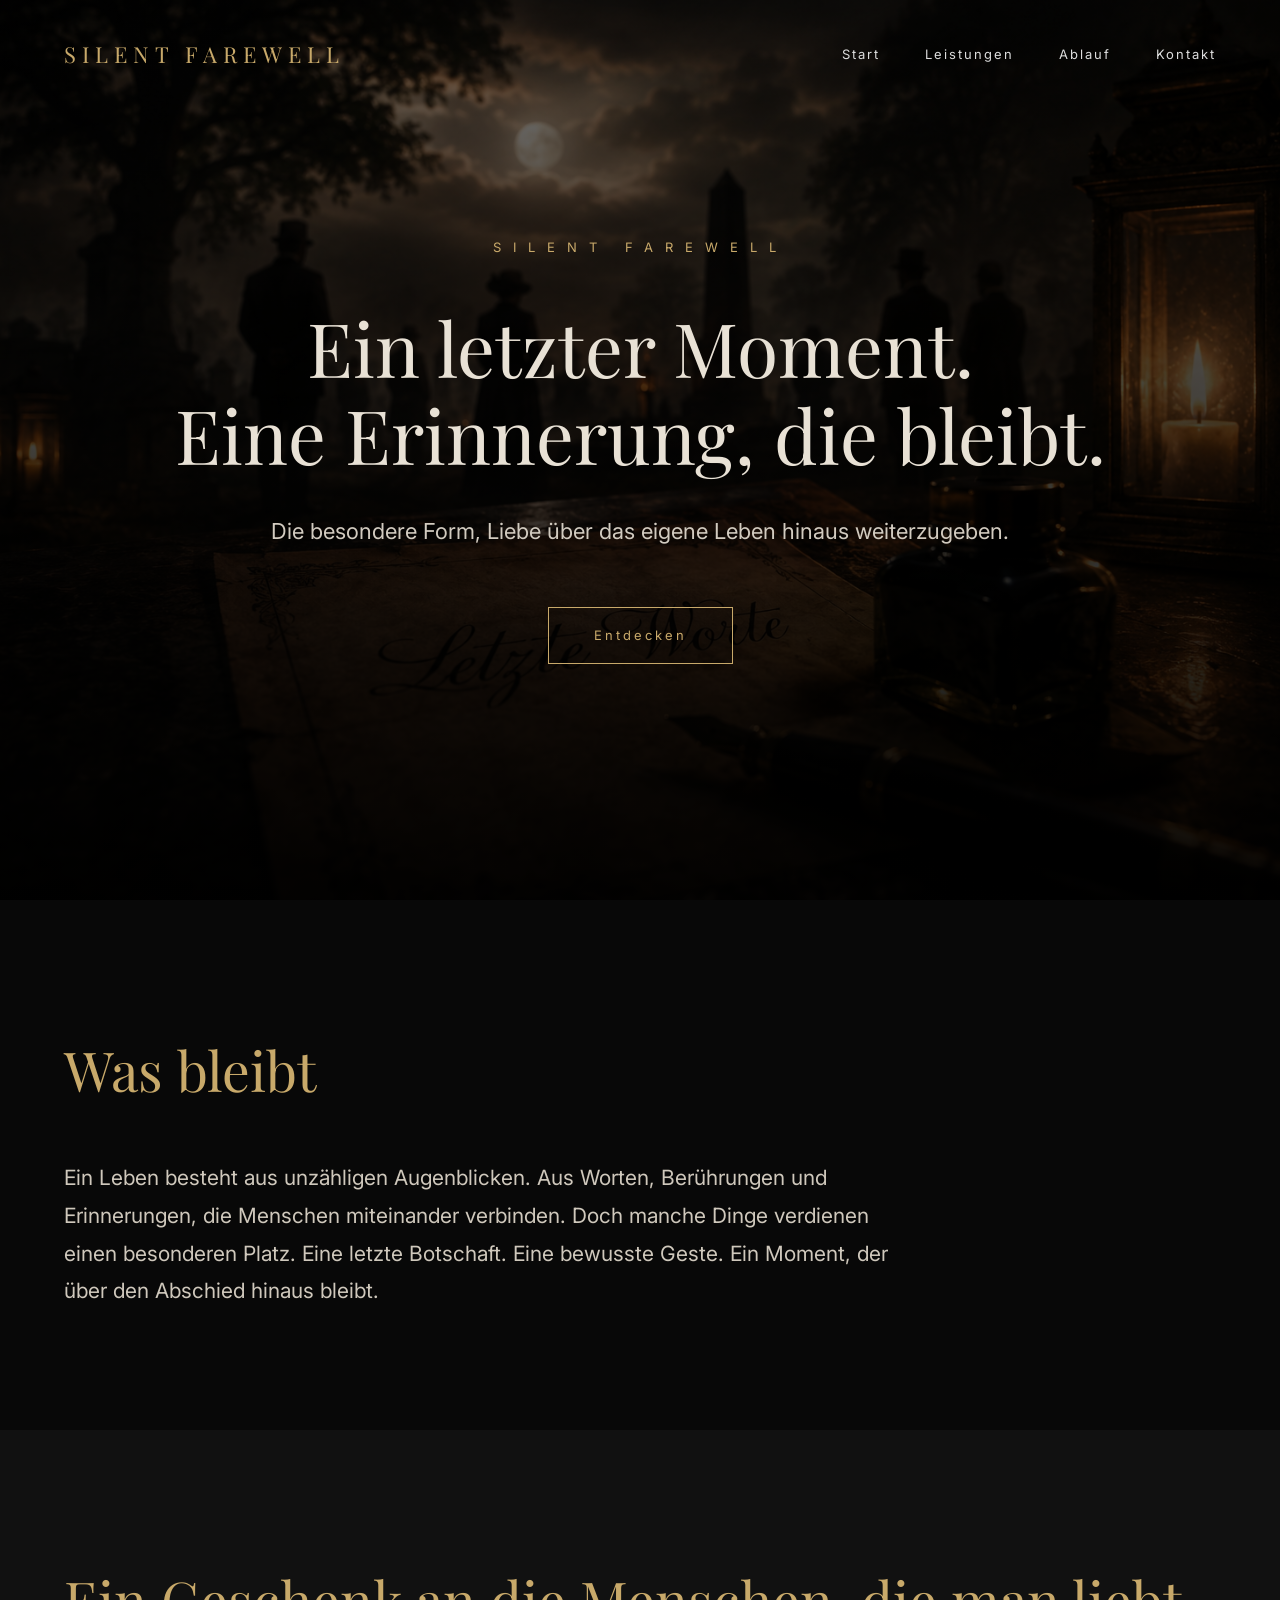
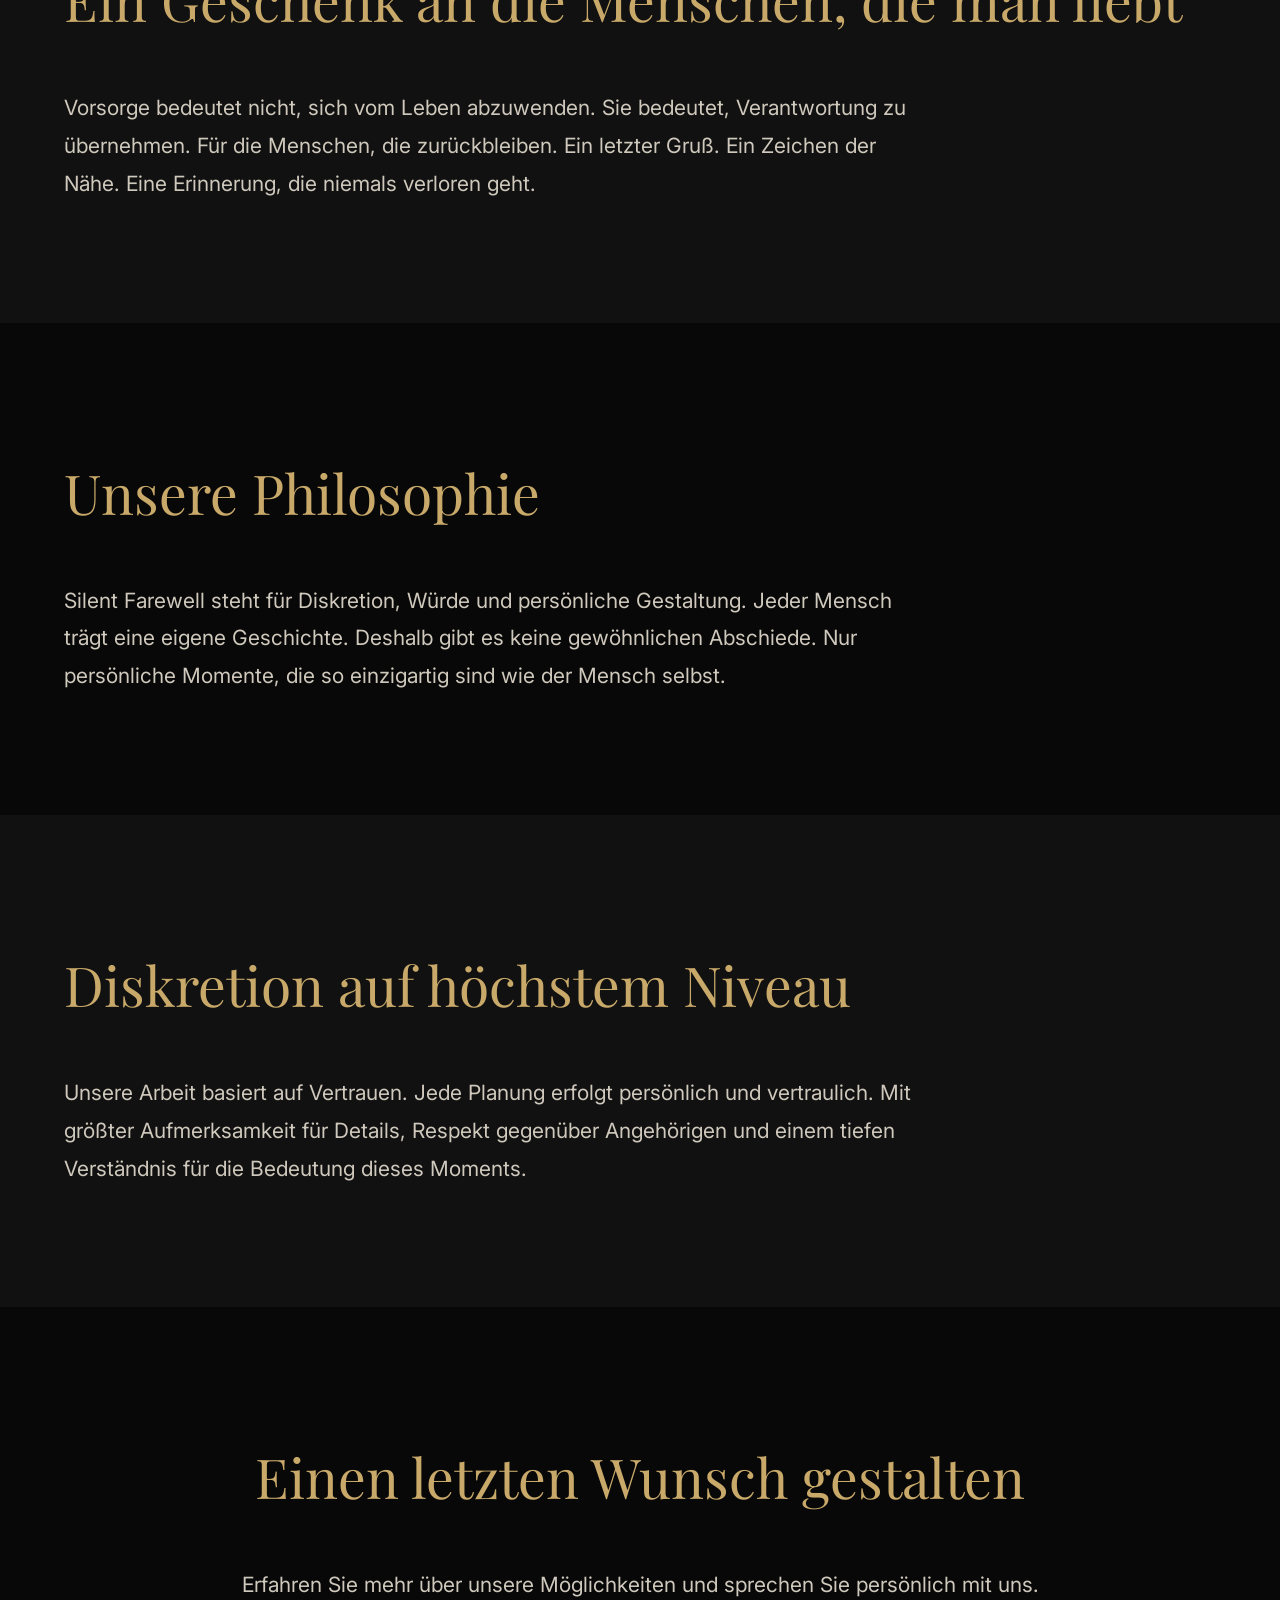
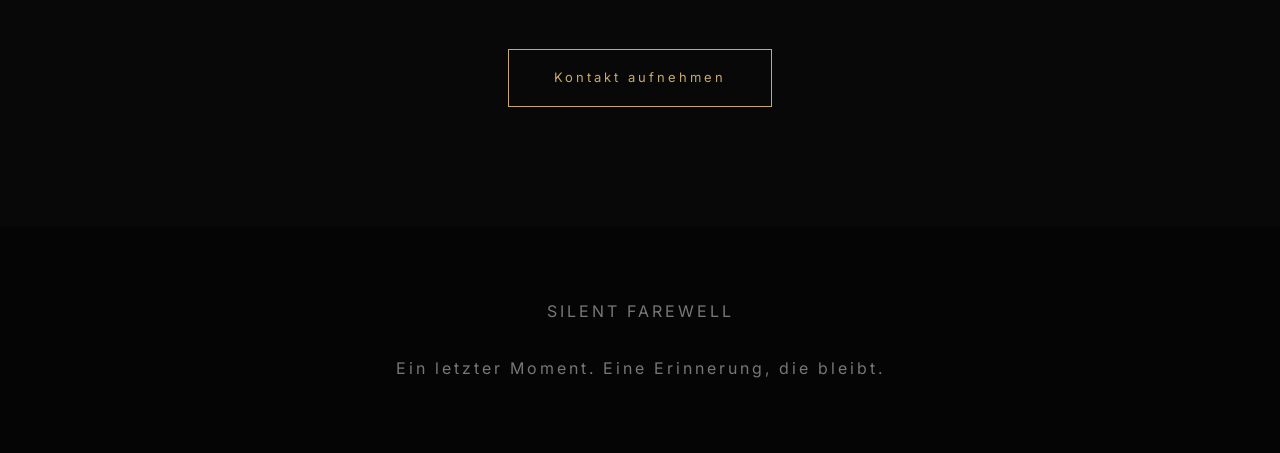
<file: index.html>
<!DOCTYPE html>

<html lang="de">

<head>

<meta charset="UTF-8">

<meta name="viewport" content="width=device-width, initial-scale=1.0">

<title>Silent Farewell | Ein letzter Moment</title>

<link rel="stylesheet" href="style.css">

<link href="https://fonts.googleapis.com/css2?family=Playfair+Display:wght@300;400;500;600&family=Inter:wght@300;400;500&display=swap" rel="stylesheet">

</head>


<body>


<nav>

<div class="container nav-container">

<div class="logo">
SILENT FAREWELL
</div>


<div class="nav-links">

<a href="index.html">Start</a>
<a href="leistungen.html">Leistungen</a>
<a href="ablauf.html">Ablauf</a>
<a href="kontakt.html">Kontakt</a>

</div>

</div>

</nav>




<section class="hero">


<div class="container">


<div class="small-title">
SILENT FAREWELL
</div>



<h1>
Ein letzter Moment.
<br>
Eine Erinnerung, die bleibt.
</h1>



<p>
Die besondere Form, Liebe über das eigene Leben hinaus weiterzugeben.
</p>



<a href="leistungen.html" class="button">
Entdecken
</a>


</div>


</section>






<section>


<div class="container">


<h2>
Was bleibt
</h2>



<p class="text">

Ein Leben besteht aus unzähligen Augenblicken.

Aus Worten, Berührungen und Erinnerungen,
die Menschen miteinander verbinden.

Doch manche Dinge verdienen einen besonderen Platz.

Eine letzte Botschaft.
Eine bewusste Geste.
Ein Moment, der über den Abschied hinaus bleibt.

</p>


</div>

</section>






<section class="dark-section">


<div class="container">


<h2>
Ein Geschenk an die Menschen, die man liebt
</h2>



<p class="text">


Vorsorge bedeutet nicht, sich vom Leben abzuwenden.

Sie bedeutet, Verantwortung zu übernehmen.

Für die Menschen, die zurückbleiben.

Ein letzter Gruß.
Ein Zeichen der Nähe.
Eine Erinnerung, die niemals verloren geht.


</p>


</div>


</section>








<section>


<div class="container">


<h2>
Unsere Philosophie
</h2>


<p class="text">


Silent Farewell steht für Diskretion, Würde und persönliche Gestaltung.

Jeder Mensch trägt eine eigene Geschichte.

Deshalb gibt es keine gewöhnlichen Abschiede.

Nur persönliche Momente, die so einzigartig sind wie der Mensch selbst.


</p>


</div>


</section>








<section class="dark-section">


<div class="container">


<h2>
Diskretion auf höchstem Niveau
</h2>


<p class="text">


Unsere Arbeit basiert auf Vertrauen.

Jede Planung erfolgt persönlich und vertraulich.

Mit größter Aufmerksamkeit für Details,
Respekt gegenüber Angehörigen
und einem tiefen Verständnis für die Bedeutung dieses Moments.


</p>


</div>


</section>








<section class="call">


<div class="container">


<h2>
Einen letzten Wunsch gestalten
</h2>


<p class="text">

Erfahren Sie mehr über unsere Möglichkeiten
und sprechen Sie persönlich mit uns.

</p>



<a href="kontakt.html" class="button">
Kontakt aufnehmen
</a>


</div>


</section>






<footer>

SILENT FAREWELL

<br><br>

Ein letzter Moment. Eine Erinnerung, die bleibt.

</footer>



</body>

</html>
</file>
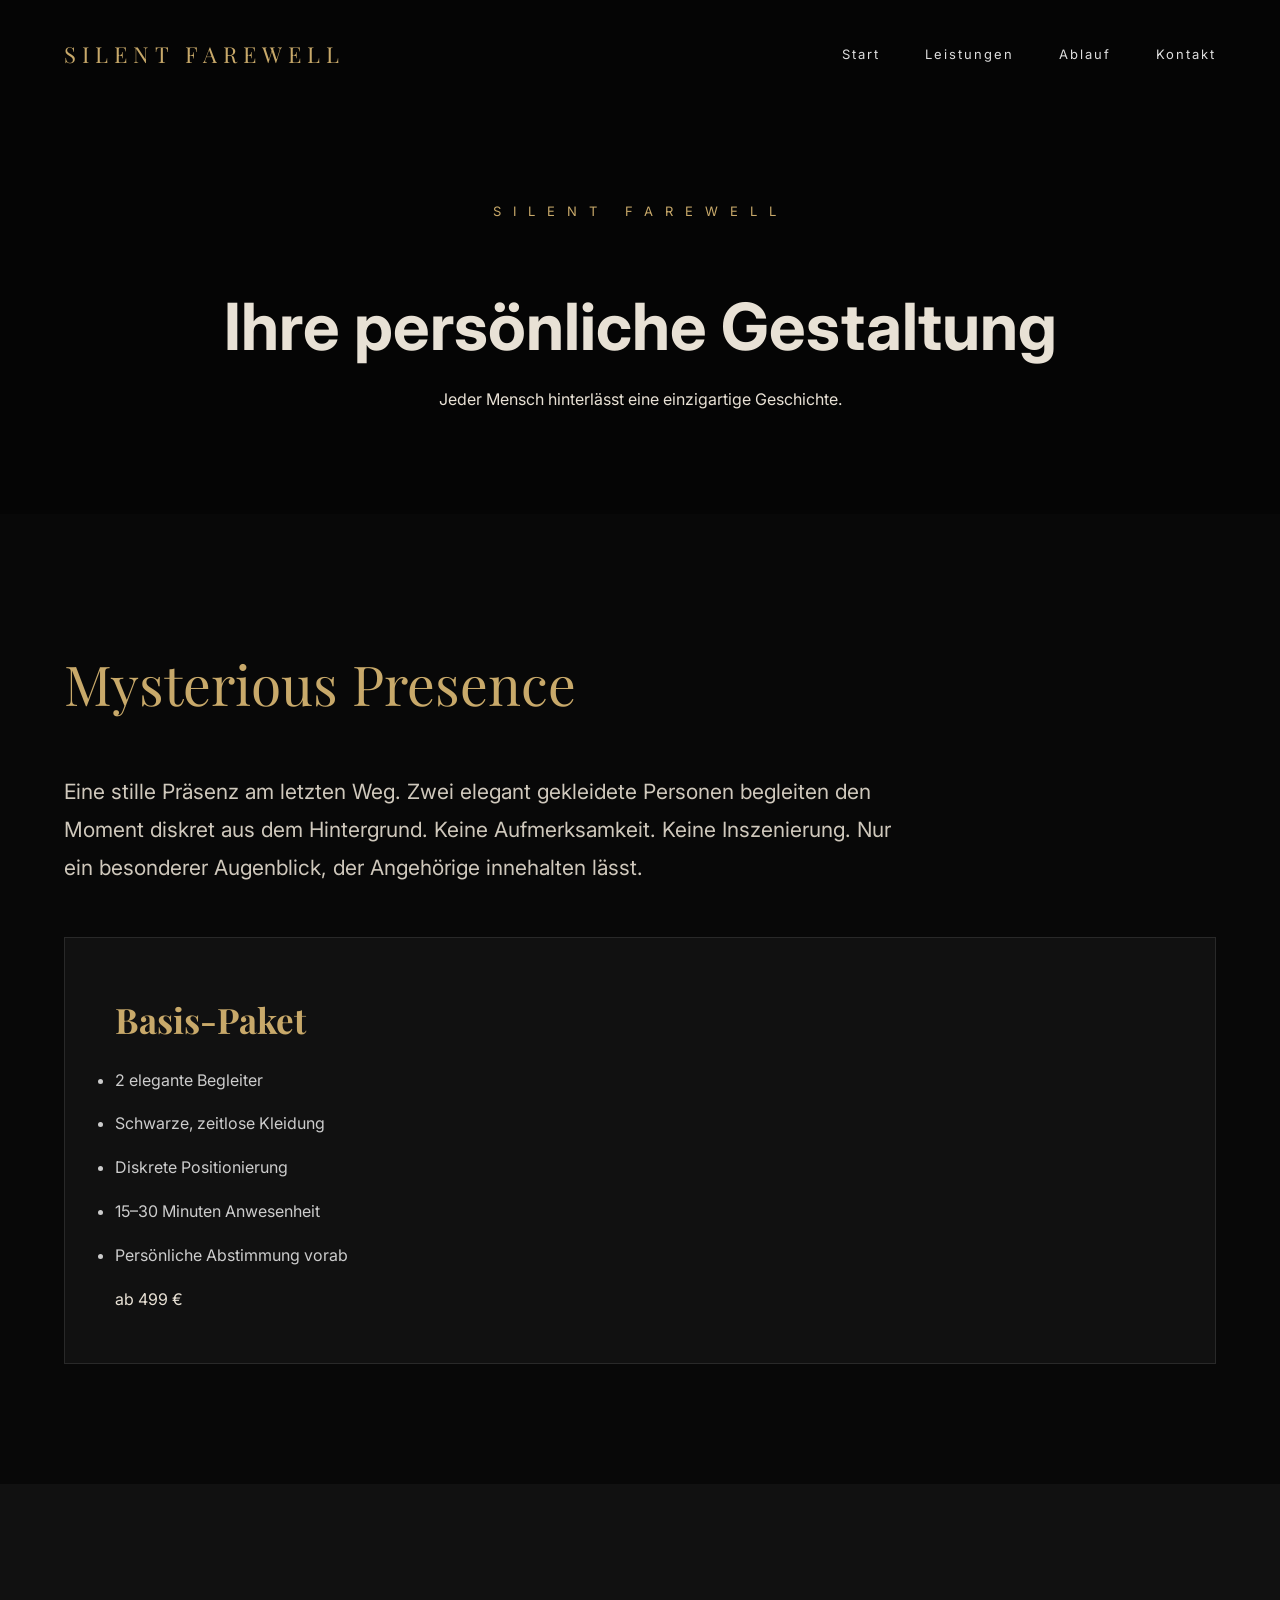
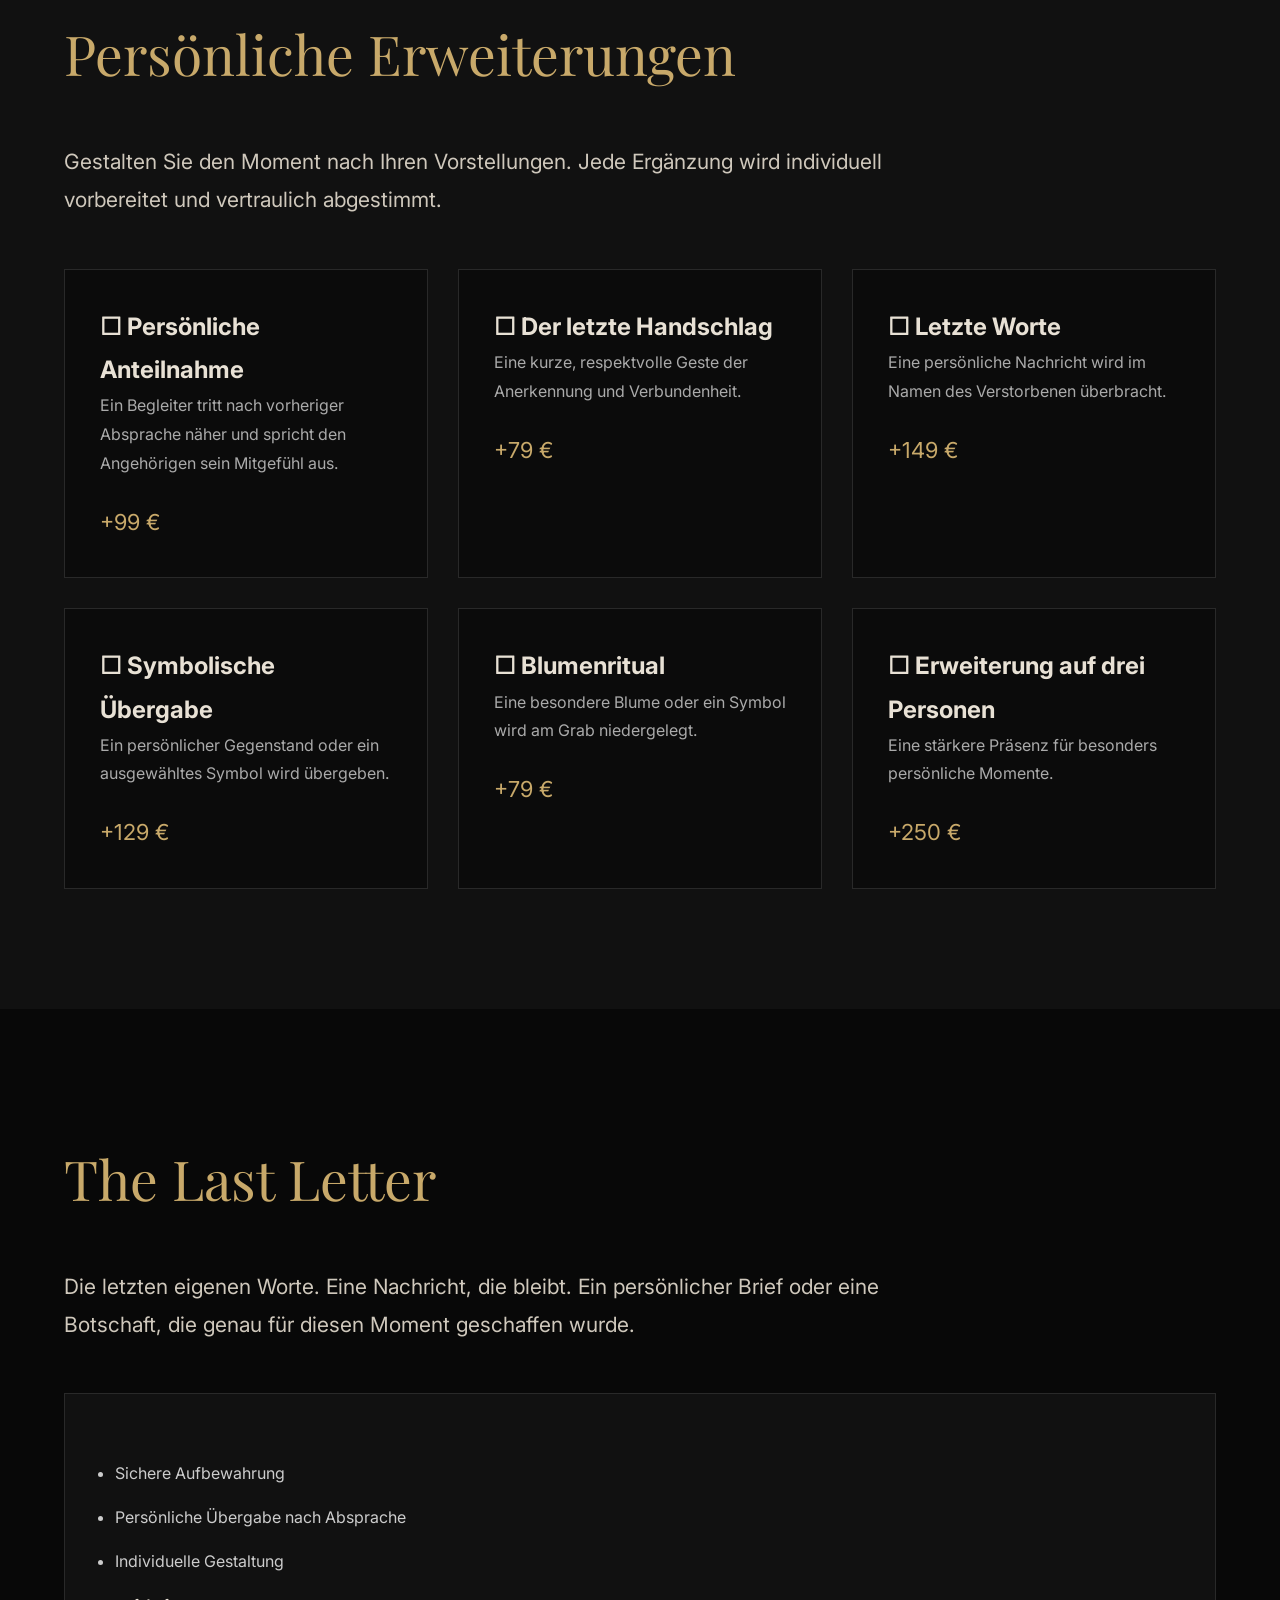
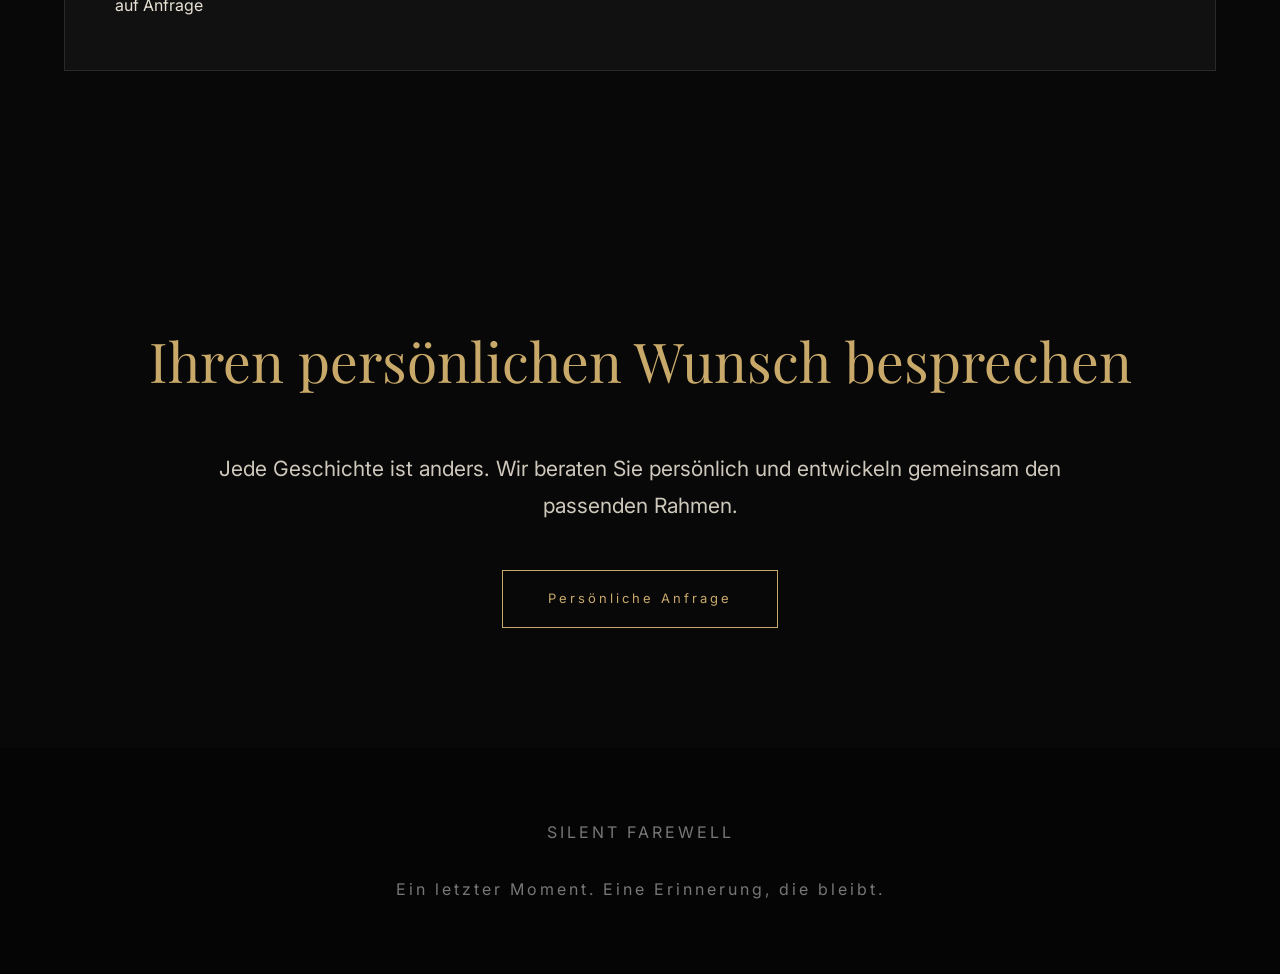
<file: leistungen.html>
<!DOCTYPE html>

<html lang="de">

<head>

<meta charset="UTF-8">

<meta name="viewport" content="width=device-width, initial-scale=1.0">

<title>Leistungen | Silent Farewell</title>

<link rel="stylesheet" href="style.css">

<link href="https://fonts.googleapis.com/css2?family=Playfair+Display:wght@300;400;500;600&family=Inter:wght@300;400;500&display=swap" rel="stylesheet">

</head>


<body>


<nav>

<div class="container nav-container">

<div class="logo">
SILENT FAREWELL
</div>


<div class="nav-links">

<a href="index.html">Start</a>
<a href="leistungen.html">Leistungen</a>
<a href="ablauf.html">Ablauf</a>
<a href="kontakt.html">Kontakt</a>

</div>

</div>

</nav>




<section class="page-header">

<div class="container">

<div class="small-title">
SILENT FAREWELL
</div>


<h1>
Ihre persönliche Gestaltung
</h1>


<p>
Jeder Mensch hinterlässt eine einzigartige Geschichte.
</p>


</div>

</section>





<section>


<div class="container">


<h2>
Mysterious Presence
</h2>


<p class="text">

Eine stille Präsenz am letzten Weg.

Zwei elegant gekleidete Personen begleiten den Moment diskret aus dem Hintergrund.

Keine Aufmerksamkeit.
Keine Inszenierung.

Nur ein besonderer Augenblick,
der Angehörige innehalten lässt.

</p>



<div class="premium-box">


<h3>
Basis-Paket
</h3>


<ul>

<li>2 elegante Begleiter</li>

<li>Schwarze, zeitlose Kleidung</li>

<li>Diskrete Positionierung</li>

<li>15–30 Minuten Anwesenheit</li>

<li>Persönliche Abstimmung vorab</li>

</ul>


<div class="price">
ab 499 €
</div>


</div>



</div>


</section>







<section class="dark-section">


<div class="container">


<h2>
Persönliche Erweiterungen
</h2>


<p class="text">

Gestalten Sie den Moment nach Ihren Vorstellungen.

Jede Ergänzung wird individuell vorbereitet und vertraulich abgestimmt.

</p>





<div class="options">



<div class="option">

<h3>
☐ Persönliche Anteilnahme
</h3>

<p>
Ein Begleiter tritt nach vorheriger Absprache näher und spricht den Angehörigen sein Mitgefühl aus.
</p>

<span>
+99 €
</span>

</div>





<div class="option">

<h3>
☐ Der letzte Handschlag
</h3>

<p>
Eine kurze, respektvolle Geste der Anerkennung und Verbundenheit.
</p>

<span>
+79 €
</span>

</div>





<div class="option">

<h3>
☐ Letzte Worte
</h3>

<p>
Eine persönliche Nachricht wird im Namen des Verstorbenen überbracht.
</p>

<span>
+149 €
</span>

</div>





<div class="option">

<h3>
☐ Symbolische Übergabe
</h3>

<p>
Ein persönlicher Gegenstand oder ein ausgewähltes Symbol wird übergeben.
</p>

<span>
+129 €
</span>

</div>





<div class="option">

<h3>
☐ Blumenritual
</h3>

<p>
Eine besondere Blume oder ein Symbol wird am Grab niedergelegt.
</p>

<span>
+79 €
</span>

</div>





<div class="option">

<h3>
☐ Erweiterung auf drei Personen
</h3>

<p>
Eine stärkere Präsenz für besonders persönliche Momente.
</p>

<span>
+250 €
</span>

</div>



</div>


</div>


</section>








<section>


<div class="container">


<h2>
The Last Letter
</h2>


<p class="text">

Die letzten eigenen Worte.

Eine Nachricht, die bleibt.

Ein persönlicher Brief oder eine Botschaft,
die genau für diesen Moment geschaffen wurde.

</p>



<div class="premium-box">


<ul>

<li>Sichere Aufbewahrung</li>

<li>Persönliche Übergabe nach Absprache</li>

<li>Individuelle Gestaltung</li>

</ul>


<div class="price">
auf Anfrage
</div>


</div>


</div>


</section>








<section class="call">


<div class="container">


<h2>
Ihren persönlichen Wunsch besprechen
</h2>


<p class="text">

Jede Geschichte ist anders.

Wir beraten Sie persönlich und entwickeln gemeinsam den passenden Rahmen.

</p>



<a href="kontakt.html" class="button">
Persönliche Anfrage
</a>



</div>

</section>







<footer>

SILENT FAREWELL

<br><br>

Ein letzter Moment. Eine Erinnerung, die bleibt.

</footer>



</body>

</html>
</file>
<file: style.css>
* {
    margin:0;
    padding:0;
    box-sizing:border-box;
}


html {
    scroll-behavior:smooth;
}


body {

    background:#080808;
    color:#e8e1d5;

    font-family:"Inter", sans-serif;

    line-height:1.8;

}



.container {

    width:90%;
    max-width:1200px;
    margin:auto;

}




/* Navigation */


nav {

    position:absolute;
    top:0;
    width:100%;
    padding:35px 0;
    z-index:20;

}



.nav-container {

    display:flex;
    justify-content:space-between;
    align-items:center;

}



.logo {

    font-family:"Playfair Display", serif;

    color:#c8a96a;

    font-size:22px;

    letter-spacing:6px;

}



.nav-links {

    display:flex;
    gap:45px;

}


.nav-links a {

    color:#ddd;

    text-decoration:none;

    font-size:13px;

    letter-spacing:2px;

    transition:.4s;

}


.nav-links a:hover {

    color:#c8a96a;

}




/* Hero */


.hero {

    min-height:100vh;

    display:flex;

    align-items:center;

    text-align:center;


    background:

    linear-gradient(
        rgba(0,0,0,.55),
        rgba(0,0,0,.95)
    ),

    url("hero.png");


    background-size:cover;

    background-position:center;

}



.small-title {

    letter-spacing:12px;

    font-size:13px;

    color:#c8a96a;

    margin-bottom:45px;

}



.hero h1 {


    font-family:"Playfair Display", serif;


    font-size:75px;


    font-weight:400;


    line-height:1.15;


    margin-bottom:35px;


}



.hero p {


    font-size:22px;


    color:#d2cbc0;


}




/* Buttons */


.button {


    display:inline-block;


    margin-top:45px;


    padding:16px 45px;


    border:1px solid #c8a96a;


    color:#c8a96a;


    text-decoration:none;


    letter-spacing:3px;


    font-size:13px;


    transition:.4s;


}



.button:hover {


    background:#c8a96a;


    color:#080808;


}





/* Sections */


section {

    padding:120px 0;

}



h2 {


    font-family:"Playfair Display", serif;


    font-weight:400;


    font-size:55px;


    color:#c8a96a;


    margin-bottom:40px;


}



.text {


    max-width:850px;


    font-size:21px;


    color:#cfc8bc;


}




.dark-section {

    background:#111;

}





/* Footer */


footer {


    padding:70px 20px;


    text-align:center;


    background:#050505;


    color:#777;


    letter-spacing:3px;


}
.call {

text-align:center;

}


.call .text {

margin:auto;

}



section:nth-child(even) {

}


.hero .button {

margin-top:55px;

}
.page-header {

padding-top:200px;
padding-bottom:100px;
text-align:center;

background:#050505;

}


.page-header h1 {

font-size:65px;

}



.premium-box {

margin-top:50px;

padding:50px;

background:#111;

border:1px solid #292929;

}



.premium-box h3 {

font-family:"Playfair Display", serif;

font-size:35px;

color:#c8a96a;

}



.premium-box li {

margin:15px 0;

color:#ccc;

}



.options {

display:grid;

grid-template-columns:repeat(auto-fit,minmax(300px,1fr));

gap:30px;

margin-top:50px;

}



.option {

padding:35px;

background:#0b0b0b;

border:1px solid #292929;

transition:.4s;

}



.option:hover {

border-color:#c8a96a;

transform:translateY(-5px);

}



.option h3 {

font-size:24px;

color:#e8e1d5;

}



.option p {

color:#aaa;

}



.option span {

display:block;

margin-top:25px;

font-size:22px;

color:#c8a96a;

}
</file>
